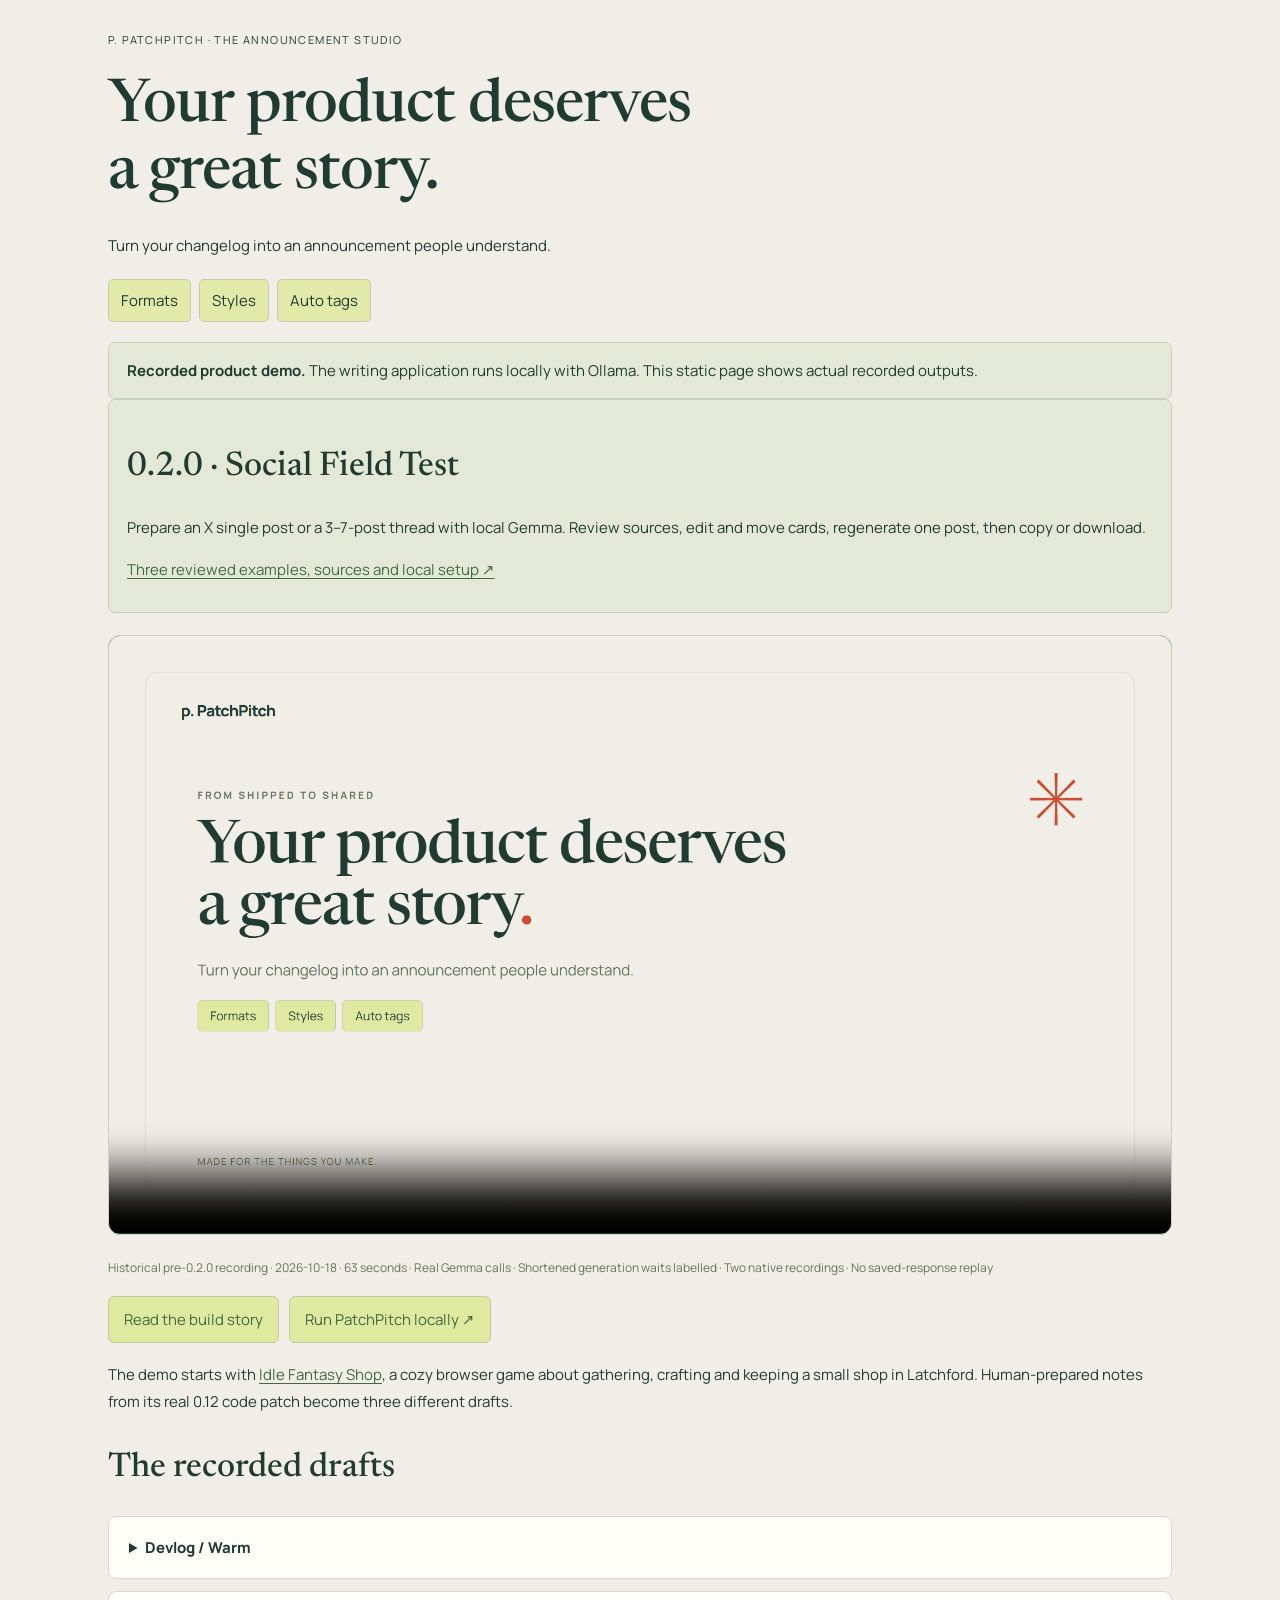
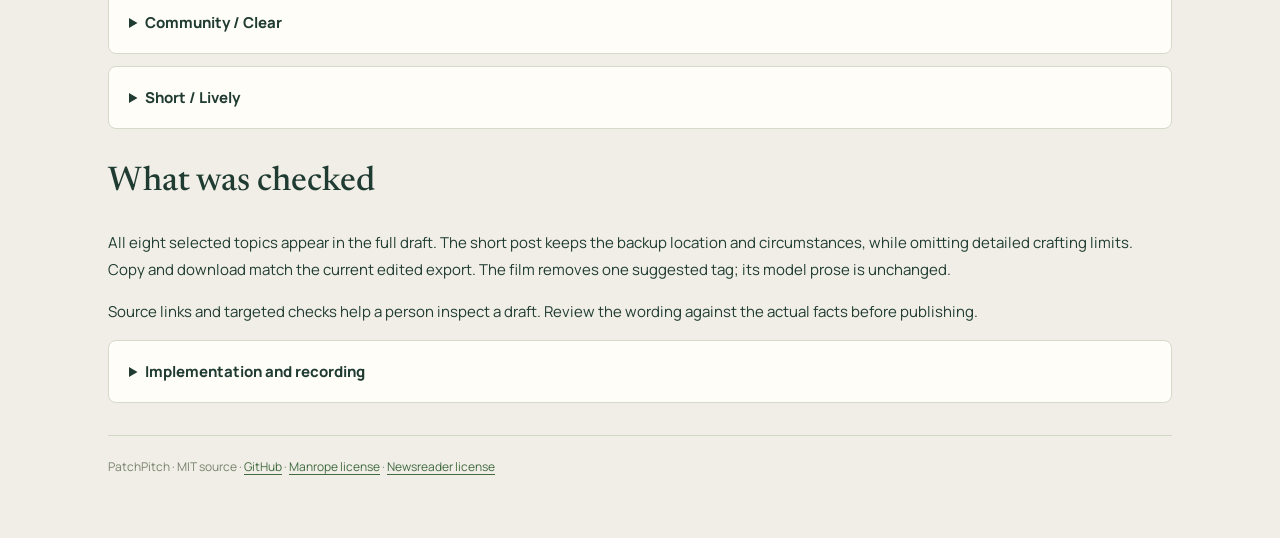
<file: public-demo/index.html>
<!doctype html><html lang="en"><head><meta charset="utf-8"><meta name="viewport" content="width=device-width,initial-scale=1"><meta name="description" content="PatchPitch turns selected release facts into devlogs, community posts and short posts with local Gemma."><title>PatchPitch — recorded product demo</title><link rel="stylesheet" href="style.css"></head><body><main><div class="label">p. PatchPitch · The announcement studio</div><header class="hero"><h1>Your product deserves<br>a great story.</h1><p>Turn your changelog into an announcement people understand.</p><div class="formats"><span>Formats</span><span>Styles</span><span>Auto tags</span></div></header><div class="notice"><strong>Recorded product demo.</strong> The writing application runs locally with Ollama. This static page shows actual recorded outputs.</div><section class="notice"><h2>0.2.0 · Social Field Test</h2><p>Prepare an X single post or a 3–7-post thread with local Gemma. Review sources, edit and move cards, regenerate one post, then copy or download.</p><p><a href="releases/0.2.0.html">Three reviewed examples, sources and local setup ↗</a></p></section><video id="demo" controls preload="metadata" poster="assets/poster.png"><source src="assets/demo.mp4" type="video/mp4"><track kind="captions" srclang="en" label="English" src="assets/captions.vtt"></video><p class="caption">Historical pre-0.2.0 recording · 2026-10-18 · 63 seconds · Real Gemma calls · Shortened generation waits labelled · Two native recordings · No saved-response replay</p><div class="toolbar"><a href="article.html">Read the build story</a><a href="https://github.com/drevendev/PatchPitch#run-locally">Run PatchPitch locally ↗</a></div><p>The demo starts with <a href="https://drevengames.itch.io/idle-fantasy-shop">Idle Fantasy Shop</a>, a cozy browser game about gathering, crafting and keeping a small shop in Latchford. Human-prepared notes from its real 0.12 code patch become three different drafts.</p><h2>The recorded drafts</h2><details><summary>Devlog / Warm</summary><p class="caption">Untouched generated draft · 74.704s actual request</p><h3>Organize your workshop with new batch crafting</h3>
<p>Idle Fantasy Shop is a cozy browser idle game about keeping a small shop in Latchford. We have introduced several practical changes to how you manage your resources and organize your workspace.</p>
<ul><li>We added a Crafting Batch feature accessible through the Batch Board inside your Workshop. You can begin using this when you reach Workshop level 10, which allows for up to 3 ordered job entries. If you reach Workshop level 50, the Batch expands to hold up to 5 entries. Each entry requests between 1 and 99 completed crafting cycles rather than a specific amount of output items. While you may include duplicate job entries, the system executes the ordered list once and then stops. If an entry is missing ingredients, it will block that specific entry until supplied, and later entries cannot skip ahead. Workers may supply the necessary materials, though the Batch does not collect them automatically.</li><li>Advanced Gathering now functions with a shared biome pressure system where both you and your workers contribute pressure. This pressure is shared within each biome and slows down subsequent cycles there. Pressure recovers automatically when no pressure-causing gathering jobs are running in that biome; there is no manual action required to start recovery. Gathering brushwood, ashwood, and reed does not add pressure and does not block the recovery process. For any cycle already running, it keeps its originally quoted duration across the forest, marsh, fields, and riverbank biomes.</li><li>We have added 10 new items in total, consisting of 3 gathered raw materials and 7 craftable goods. The new raw materials are flax, beeswax, and slate. The seven new craftable goods include linen thread, linen, a slate marker, an oak peg rack, a waxed wrap, a linen market bag, and an oak counter tray. For those processing flax, the flow moves from flax to linen thread to linen. Additionally, purchasing Shelf Capacity V and VI sets each individual shelf to a total capacity of 60 and 80 units, respectively. These purchases require Trading level 40 and 60, the preceding capacity upgrade, and specific material and Gold costs. Reaching a Trading level does not grant these upgrades automatically.</li></ul>
<h4>Also in this update</h4>
<ul><li>Society milestone changes now include increased Locals purchase acceptance for the Commons milestone. The Civic Lantern Office milestone provides a stronger Illuminated Path for Lamplighters, and Stonevein offers an earlier construction discount. These effects apply to existing claimed milestone flags, so your previously claimed milestones also receive these added effects.</li><li>You will receive a notification upon your first acquisition of an Artisan Chest. The unopened chest counter now serves as a shortcut to view your Inventory Chests. In the Codex, the listing limit is now restricted to chest-source jobs you have already unlocked. Each listed source job displays the chance of yielding an Artisan Chest per completion. Opening a chest remains a manual choice for the player.</li><li>We have updated the interface with a shared Help guide beside the profession heading, which explains how to start jobs, repeat tasks, gain mastery, and perform shelf actions. Repeated help text has been removed from individual job cards. Society level details now expose all rewards, and new content labels and explanations are available in both English and Russian.</li><li>The Import and Reset actions replace your saved-game data rather than the save system itself. While the storage writes the replacement data, play remains paused. If the replacement remains unresolved, play stays paused and your current-game export remains available. If the storage confirms no replacement happened, you can continue your old game. For legacy recovery involving conflicting main-database and local-mirror saves from different playthroughs, all original copies can be downloaded before you choose which save to keep.</li></ul>
<p><strong>Note:</strong> We maintain your shop, workforce, purchases, progress, and random sequences during updates. As a precaution for your browser-saves, please export a backup from Settings before you clear your browser data or change devices.</p>
<p>Play Idle Fantasy Shop: https://drevengames.itch.io/idle-fantasy-shop</p>
<p>#IdleFantasyShop #IdleGame #Crafting</p></details><details><summary>Community / Clear</summary><p class="caption">Untouched generated draft · 12.711s actual request</p><p>In Idle Fantasy Shop, you can now use the Batch Board inside the Workshop to manage multiple crafting tasks. Accessing this feature requires Workshop level 10, allowing for up to 3 ordered job entries, which expands to 5 entries at Workshop level 50. You can request between 1 and 99 completed crafting cycles per entry. Workers can supply materials for these jobs, though the Batch itself does not collect them. Additionally, you can now perform advanced Gathering where both you and workers contribute to shared biome pressure. Pressure recovers automatically when no pressure-causing jobs are running in a biome. Export a backup from Settings before changing devices or clearing browser data.</p>
<p>Play Idle Fantasy Shop: https://drevengames.itch.io/idle-fantasy-shop</p>
<p>#IdleFantasyShop #Crafting</p></details><details><summary>Short / Lively</summary><p class="caption">Untouched generated draft · 4.535s actual request</p><p>Idle Fantasy Shop now features Crafting Batches in the Workshop. Access requires level 10. Export a backup from Settings before changing devices or clearing browser data.</p>
<p>Play Idle Fantasy Shop: https://drevengames.itch.io/idle-fantasy-shop</p>
<p>#Crafting</p></details><h2>What was checked</h2><p>All eight selected topics appear in the full draft. The short post keeps the backup location and circumstances, while omitting detailed crafting limits. Copy and download match the current edited export. The film removes one suggested tag; its model prose is unchanged.</p><p>Source links and targeted checks help a person inspect a draft. Review the wording against the actual facts before publishing.</p><details><summary>Implementation and recording</summary><p>Film: 78e44f8. Current source, including the example-loading fix, optional tracing and curly-apostrophe validation fix: 38619a8. Prompts and recorded words unchanged. <a href="https://github.com/drevendev/PatchPitch/actions/runs/39177318747">121 automated tests passed</a>; inference is separate evidence.</p></details><footer>PatchPitch · MIT source · <a href="https://github.com/drevendev/PatchPitch">GitHub</a> · <a href="Manrope-OFL.txt">Manrope license</a> · <a href="Newsreader-OFL.txt">Newsreader license</a></footer></main></body></html>
</file>
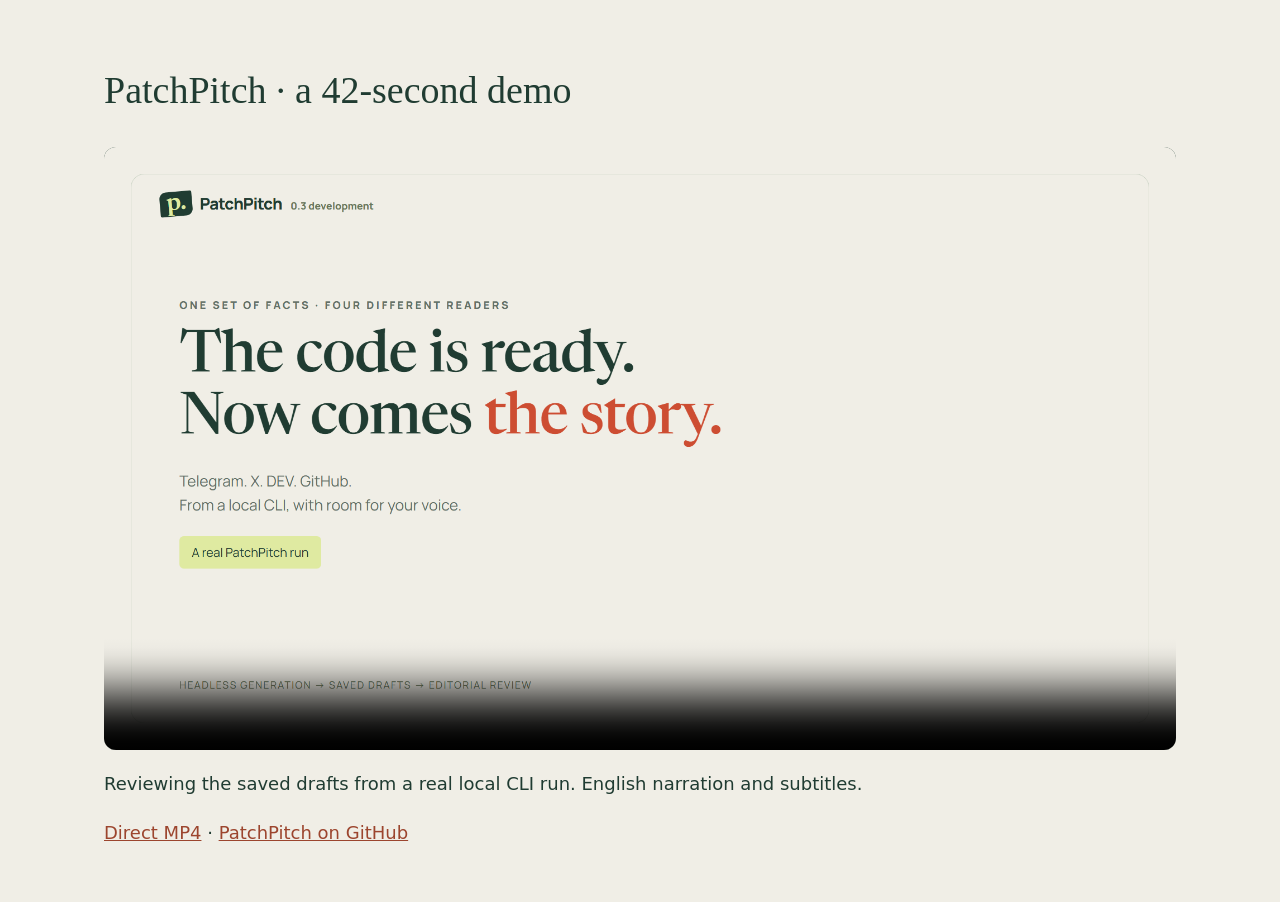
<file: public-demo/dev-030/index.html>
<!doctype html>
<html lang="en"><head><meta charset="utf-8"><meta name="viewport" content="width=device-width,initial-scale=1">
<title>PatchPitch · 42-second demo</title>
<style>*{box-sizing:border-box}body{margin:0;background:#f0eee6;color:#203c32;font:18px/1.6 system-ui,sans-serif}main{max-width:1120px;margin:auto;padding:35px 24px}h1{font-family:Georgia,serif;font-weight:500;font-size:38px}video{display:block;width:100%;border-radius:12px;background:#203c32}a{color:#9c452e}p{margin:20px 0}</style></head>
<body><main><h1>PatchPitch · a 42-second demo</h1>
<video controls playsinline preload="metadata" poster="../assets/patchpitch-030-story-poster.png">
<source src="../assets/patchpitch-030-dev-story.mp4" type="video/mp4">
<track default kind="subtitles" srclang="en" label="English" src="../assets/patchpitch-030-story-captions.vtt">
<a href="../assets/patchpitch-030-dev-story.mp4">Watch the MP4</a></video>
<p>Reviewing the saved drafts from a real local CLI run. English narration and subtitles.</p>
<p><a href="../assets/patchpitch-030-dev-story.mp4">Direct MP4</a> · <a href="https://github.com/drevendev/PatchPitch">PatchPitch on GitHub</a></p>
</main></body></html>
</file>
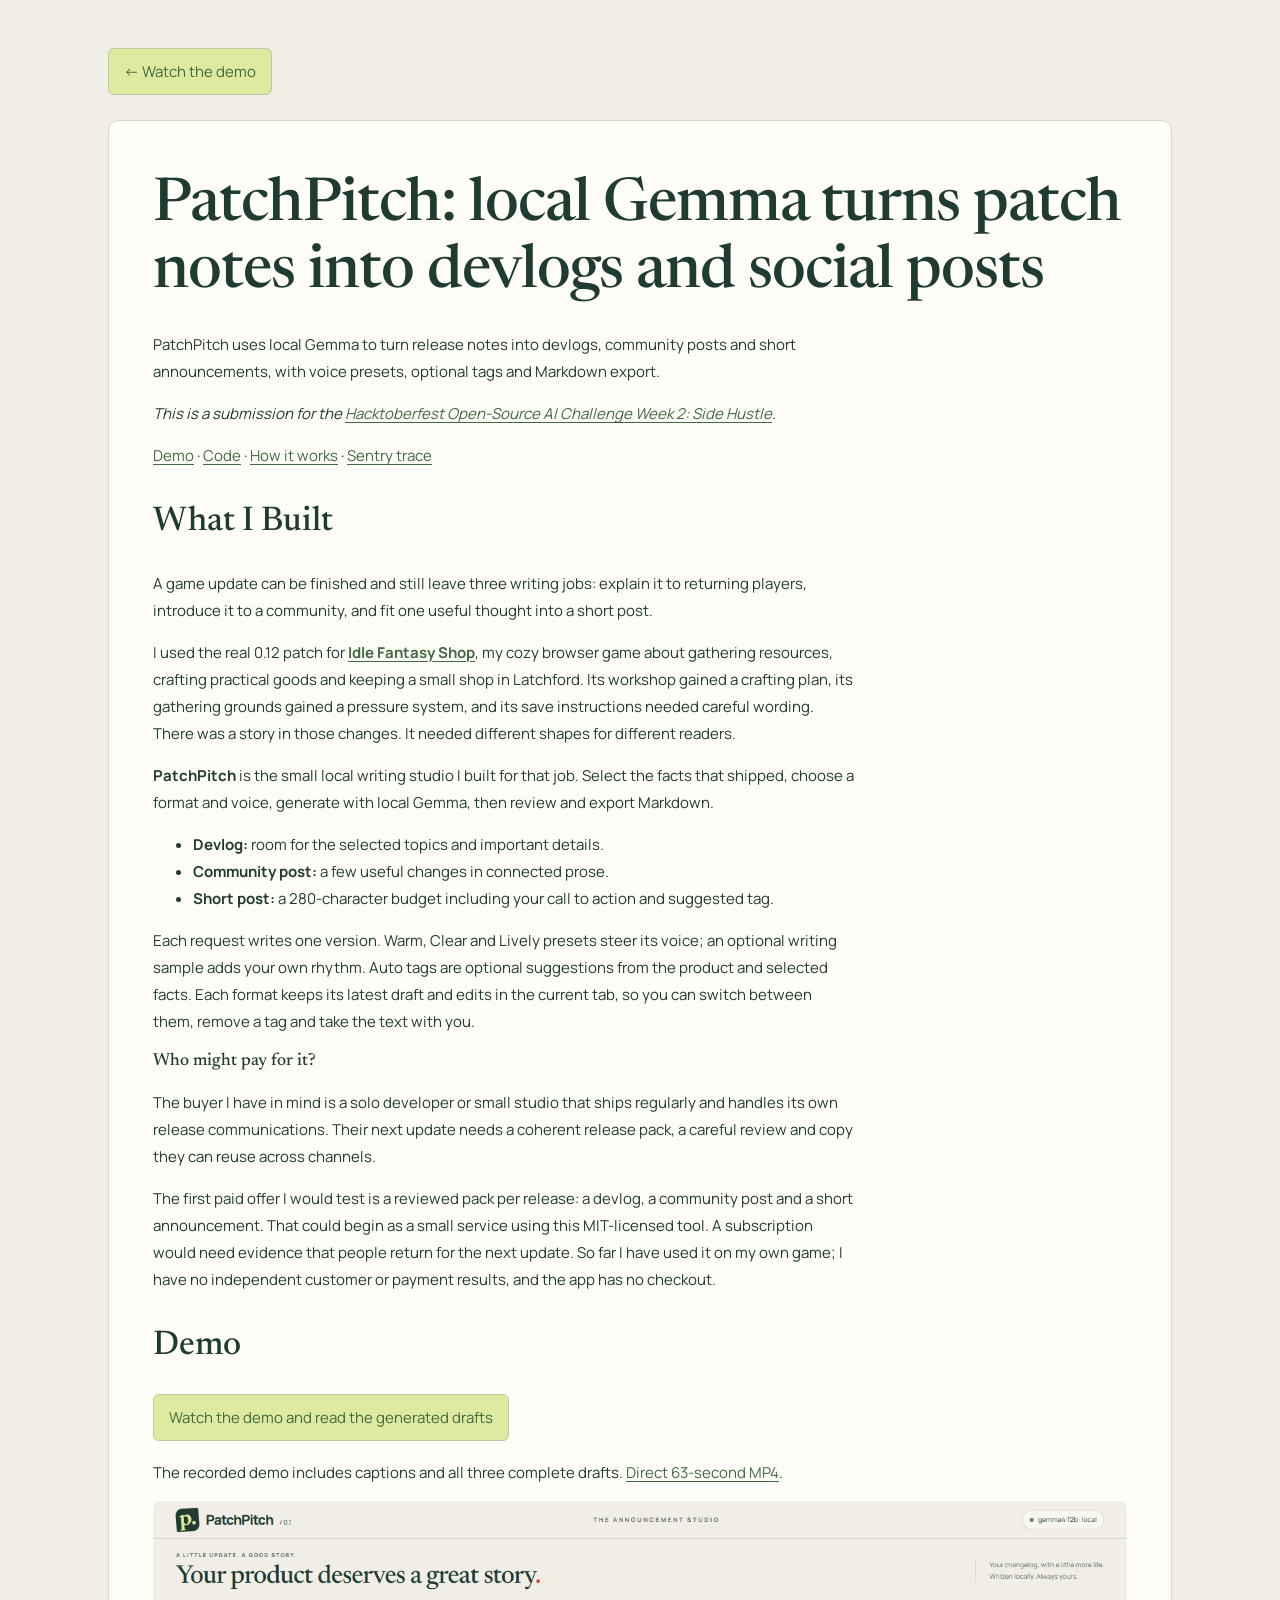
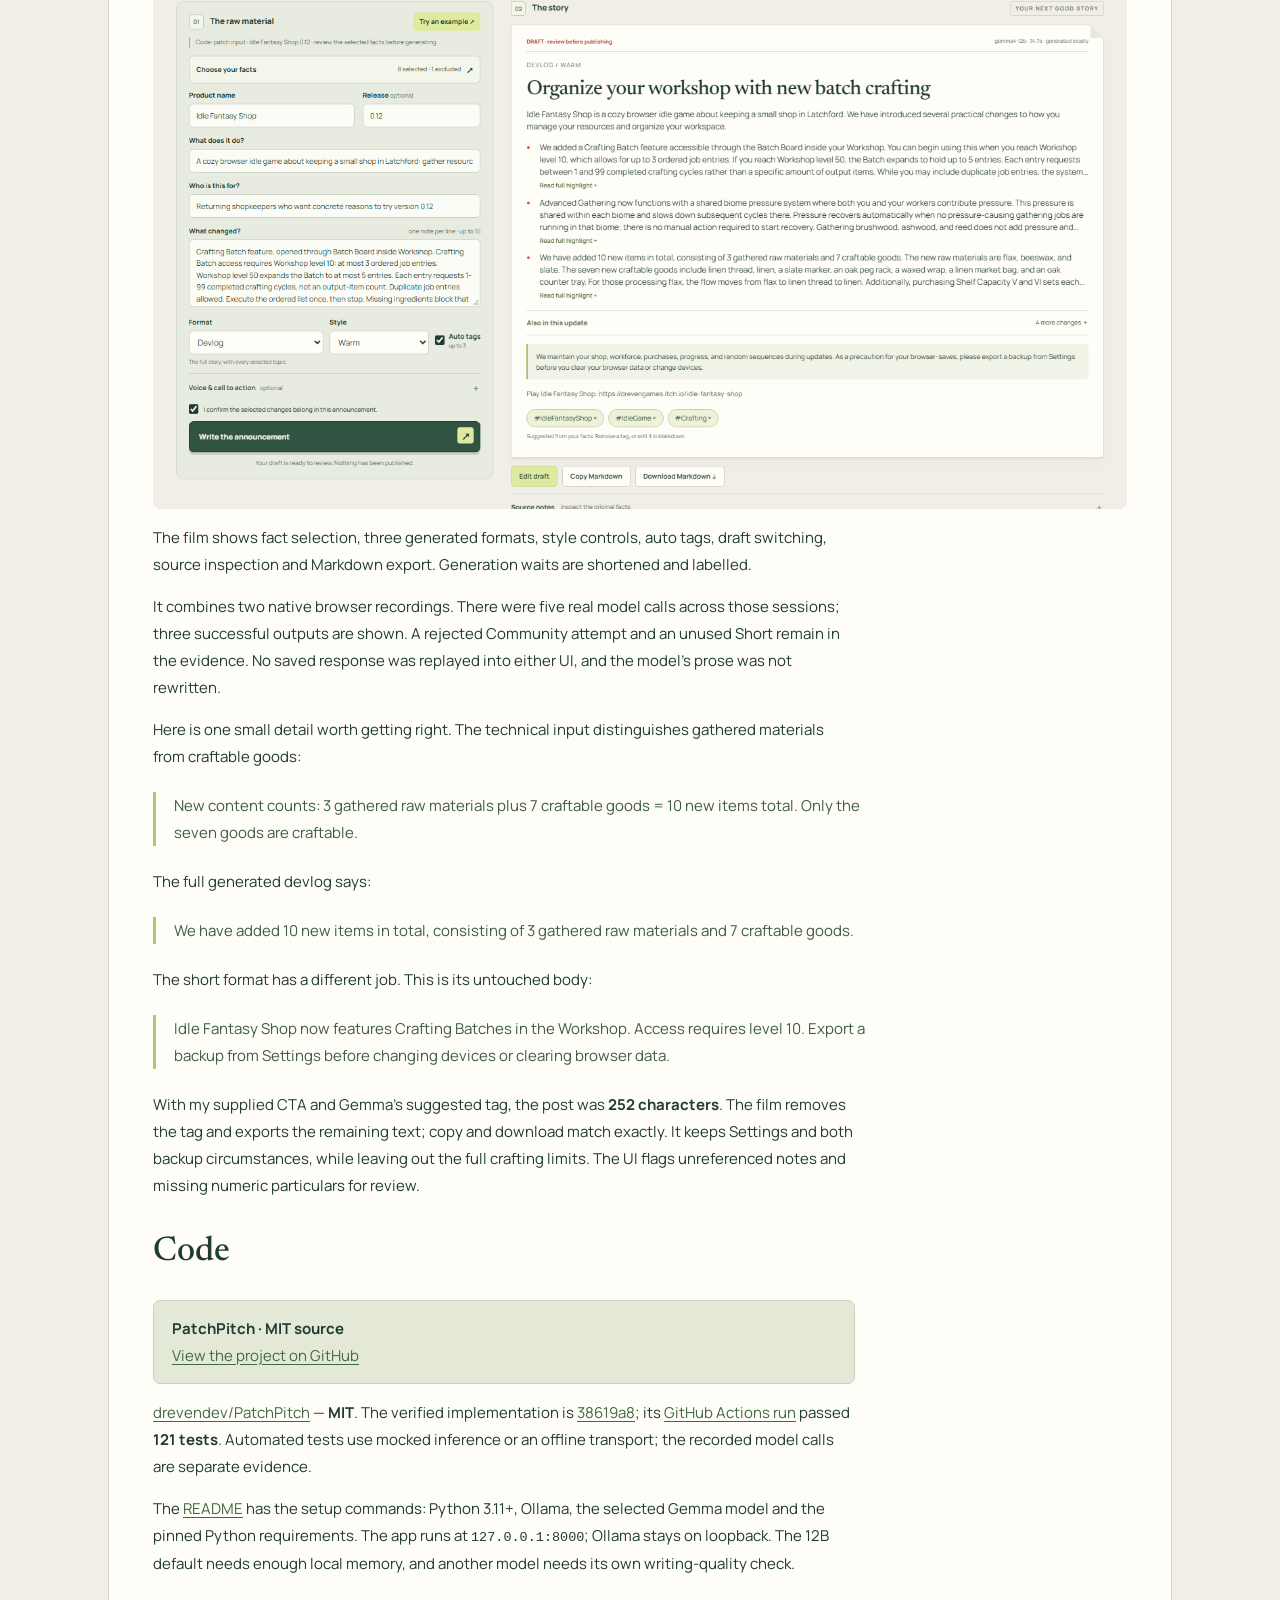
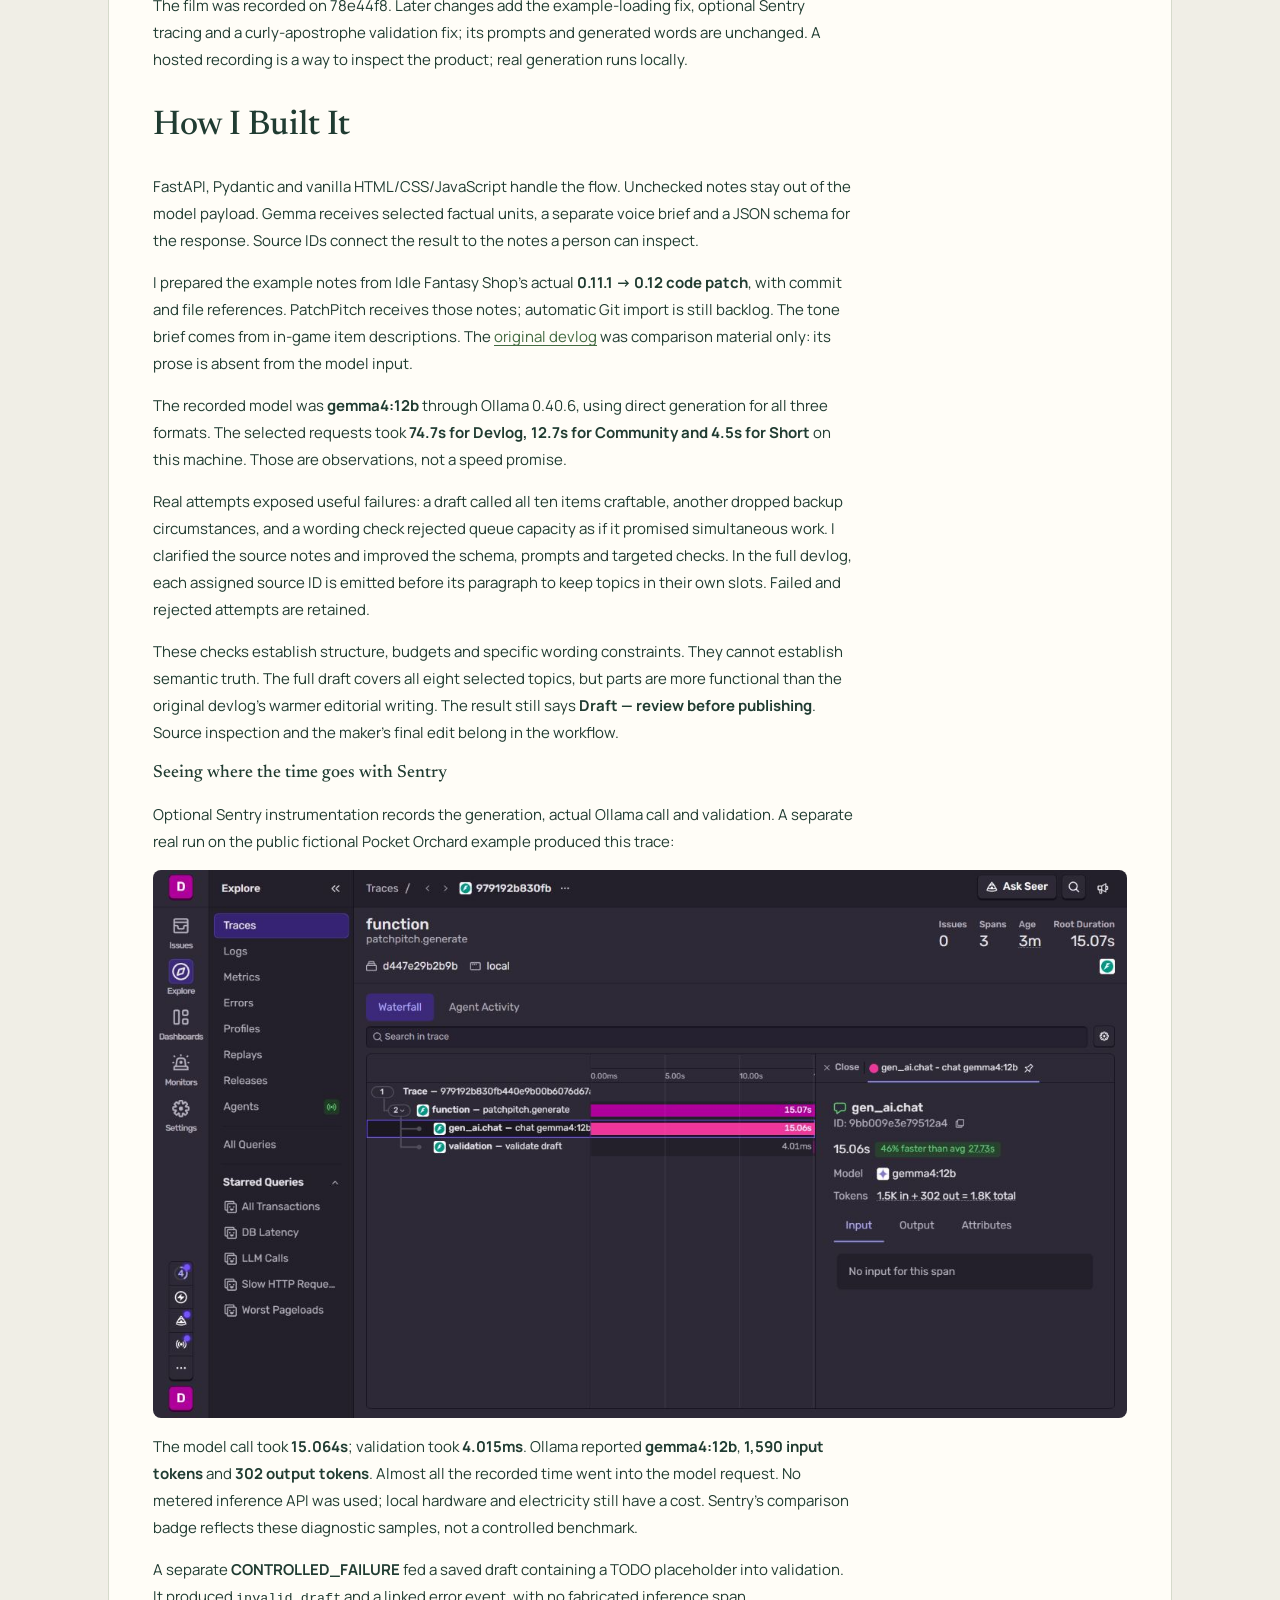
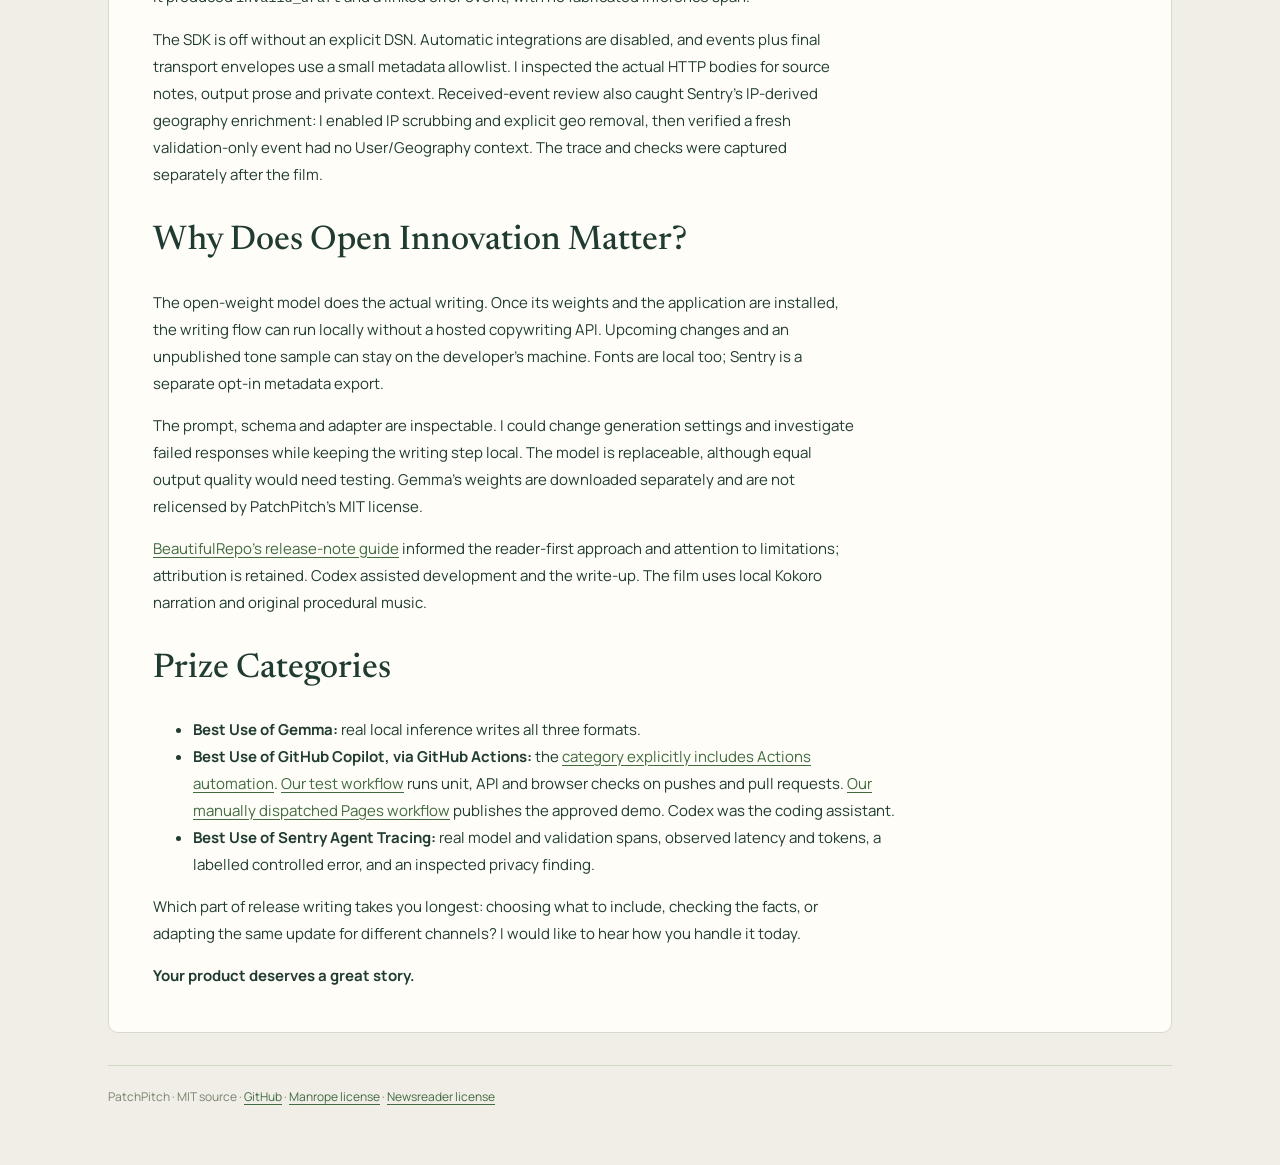
<file: public-demo/article.html>
<!doctype html><html lang="en"><head><meta charset="utf-8"><meta name="viewport" content="width=device-width,initial-scale=1"><meta name="description" content="PatchPitch uses local Gemma to turn release notes into devlogs, community posts and short announcements, with voice presets, optional tags and Markdown export."><title>PatchPitch: local Gemma turns patch notes into devlogs and social posts</title><link rel="stylesheet" href="style.css"></head><body><main><div class="toolbar"><a href="index.html">← Watch the demo</a></div><article><h1>PatchPitch: local Gemma turns patch notes into devlogs and social posts</h1><p>PatchPitch uses local Gemma to turn release notes into devlogs, community posts and short announcements, with voice presets, optional tags and Markdown export.</p><p><em>This is a submission for the <a href="https://dev.to/challenges/hacktoberfest-week2-2026-10-12">Hacktoberfest Open-Source AI Challenge Week 2: Side Hustle</a>.</em></p>
<nav aria-label="Article sections"><a href="#demo">Demo</a> · <a href="#code">Code</a> · <a href="#how-i-built-it">How it works</a> · <a href="#seeing-where-the-time-goes-with-sentry">Sentry trace</a></nav>
<h2>What I Built</h2>
<p>A game update can be finished and still leave three writing jobs: explain it to returning players, introduce it to a community, and fit one useful thought into a short post.</p>
<p>I used the real 0.12 patch for <strong><a href="https://drevengames.itch.io/idle-fantasy-shop">Idle Fantasy Shop</a></strong>, my cozy browser game about gathering resources, crafting practical goods and keeping a small shop in Latchford. Its workshop gained a crafting plan, its gathering grounds gained a pressure system, and its save instructions needed careful wording. There was a story in those changes. It needed different shapes for different readers.</p>
<p><strong>PatchPitch</strong> is the small local writing studio I built for that job. Select the facts that shipped, choose a format and voice, generate with local Gemma, then review and export Markdown.</p>
<ul><li><strong>Devlog:</strong> room for the selected topics and important details.</li><li><strong>Community post:</strong> a few useful changes in connected prose.</li><li><strong>Short post:</strong> a 280-character budget including your call to action and suggested tag.</li></ul>
<p>Each request writes one version. Warm, Clear and Lively presets steer its voice; an optional writing sample adds your own rhythm. Auto tags are optional suggestions from the product and selected facts. Each format keeps its latest draft and edits in the current tab, so you can switch between them, remove a tag and take the text with you.</p>
<h3>Who might pay for it?</h3>
<p>The buyer I have in mind is a solo developer or small studio that ships regularly and handles its own release communications. Their next update needs a coherent release pack, a careful review and copy they can reuse across channels.</p>
<p>The first paid offer I would test is a reviewed pack per release: a devlog, a community post and a short announcement. That could begin as a small service using this MIT-licensed tool. A subscription would need evidence that people return for the next update. So far I have used it on my own game; I have no independent customer or payment results, and the app has no checkout.</p>
<h2 id="demo">Demo</h2>
<div class="toolbar"><a href="index.html">Watch the demo and read the generated drafts</a></div><p>The recorded demo includes captions and all three complete drafts. <a href="assets/demo.mp4">Direct 63-second MP4</a>.</p>
<p><a href="assets/studio.png" aria-label="Open full-size image"><img src="assets/studio.png" alt="PatchPitch with the real Idle Fantasy Shop draft, format, style and suggested tags" loading="lazy"></a></p>
<p>The film shows fact selection, three generated formats, style controls, auto tags, draft switching, source inspection and Markdown export. Generation waits are shortened and labelled.</p>
<p>It combines two native browser recordings. There were five real model calls across those sessions; three successful outputs are shown. A rejected Community attempt and an unused Short remain in the evidence. No saved response was replayed into either UI, and the model's prose was not rewritten.</p>
<p>Here is one small detail worth getting right. The technical input distinguishes gathered materials from craftable goods:</p>
<blockquote><p>New content counts: 3 gathered raw materials plus 7 craftable goods = 10 new items total. Only the seven goods are craftable.</p></blockquote>
<p>The full generated devlog says:</p>
<blockquote><p>We have added 10 new items in total, consisting of 3 gathered raw materials and 7 craftable goods.</p></blockquote>
<p>The short format has a different job. This is its untouched body:</p>
<blockquote><p>Idle Fantasy Shop now features Crafting Batches in the Workshop. Access requires level 10. Export a backup from Settings before changing devices or clearing browser data.</p></blockquote>
<p>With my supplied CTA and Gemma's suggested tag, the post was <strong>252 characters</strong>. The film removes the tag and exports the remaining text; copy and download match exactly. It keeps Settings and both backup circumstances, while leaving out the full crafting limits. The UI flags unreferenced notes and missing numeric particulars for review.</p>
<h2 id="code">Code</h2><p class="notice"><strong>PatchPitch · MIT source</strong><br><a href="https://github.com/drevendev/PatchPitch">View the project on GitHub</a></p>
<p><a href="https://github.com/drevendev/PatchPitch">drevendev/PatchPitch</a> — <strong>MIT</strong>. The verified implementation is <a href="https://github.com/drevendev/PatchPitch/commit/38619a887fe1109631a9825f6cd1ba8f6c32d0c9">38619a8</a>; its <a href="https://github.com/drevendev/PatchPitch/actions/runs/39177318747">GitHub Actions run</a> passed <strong>121 tests</strong>. Automated tests use mocked inference or an offline transport; the recorded model calls are separate evidence.</p>
<p>The <a href="https://github.com/drevendev/PatchPitch#run-locally">README</a> has the setup commands: Python 3.11+, Ollama, the selected Gemma model and the pinned Python requirements. The app runs at <code>127.0.0.1:8000</code>; Ollama stays on loopback. The 12B default needs enough local memory, and another model needs its own writing-quality check.</p>
<p>The film was recorded on 78e44f8. Later changes add the example-loading fix, optional Sentry tracing and a curly-apostrophe validation fix; its prompts and generated words are unchanged. A hosted recording is a way to inspect the product; real generation runs locally.</p>
<h2 id="how-i-built-it">How I Built It</h2>
<p>FastAPI, Pydantic and vanilla HTML/CSS/JavaScript handle the flow. Unchecked notes stay out of the model payload. Gemma receives selected factual units, a separate voice brief and a JSON schema for the response. Source IDs connect the result to the notes a person can inspect.</p>
<p>I prepared the example notes from Idle Fantasy Shop's actual <strong>0.11.1 → 0.12 code patch</strong>, with commit and file references. PatchPitch receives those notes; automatic Git import is still backlog. The tone brief comes from in-game item descriptions. The <a href="https://drevengames.itch.io/idle-fantasy-shop/devlog/1714671/title-012-plan-a-little-let-the-fields-rest">original devlog</a> was comparison material only: its prose is absent from the model input.</p>
<p>The recorded model was <strong>gemma4:12b</strong> through Ollama 0.40.6, using direct generation for all three formats. The selected requests took <strong>74.7s for Devlog, 12.7s for Community and 4.5s for Short</strong> on this machine. Those are observations, not a speed promise.</p>
<p>Real attempts exposed useful failures: a draft called all ten items craftable, another dropped backup circumstances, and a wording check rejected queue capacity as if it promised simultaneous work. I clarified the source notes and improved the schema, prompts and targeted checks. In the full devlog, each assigned source ID is emitted before its paragraph to keep topics in their own slots. Failed and rejected attempts are retained.</p>
<p>These checks establish structure, budgets and specific wording constraints. They cannot establish semantic truth. The full draft covers all eight selected topics, but parts are more functional than the original devlog's warmer editorial writing. The result still says <strong>Draft — review before publishing</strong>. Source inspection and the maker's final edit belong in the workflow.</p>
<h3 id="seeing-where-the-time-goes-with-sentry">Seeing where the time goes with Sentry</h3>
<p>Optional Sentry instrumentation records the generation, actual Ollama call and validation. A separate real run on the public fictional Pocket Orchard example produced this trace:</p>
<p><a href="assets/sentry-trace.png" aria-label="Open full-size image"><img src="assets/sentry-trace.png" alt="Real Sentry trace: model call, validation, returned model and token usage" loading="lazy"></a></p>
<p>The model call took <strong>15.064s</strong>; validation took <strong>4.015ms</strong>. Ollama reported <strong>gemma4:12b</strong>, <strong>1,590 input tokens</strong> and <strong>302 output tokens</strong>. Almost all the recorded time went into the model request. No metered inference API was used; local hardware and electricity still have a cost. Sentry's comparison badge reflects these diagnostic samples, not a controlled benchmark.</p>
<p>A separate <strong>CONTROLLED_FAILURE</strong> fed a saved draft containing a TODO placeholder into validation. It produced <code>invalid_draft</code> and a linked error event, with no fabricated inference span.</p>
<p>The SDK is off without an explicit DSN. Automatic integrations are disabled, and events plus final transport envelopes use a small metadata allowlist. I inspected the actual HTTP bodies for source notes, output prose and private context. Received-event review also caught Sentry's IP-derived geography enrichment: I enabled IP scrubbing and explicit geo removal, then verified a fresh validation-only event had no User/Geography context. The trace and checks were captured separately after the film.</p>
<h2>Why Does Open Innovation Matter?</h2>
<p>The open-weight model does the actual writing. Once its weights and the application are installed, the writing flow can run locally without a hosted copywriting API. Upcoming changes and an unpublished tone sample can stay on the developer's machine. Fonts are local too; Sentry is a separate opt-in metadata export.</p>
<p>The prompt, schema and adapter are inspectable. I could change generation settings and investigate failed responses while keeping the writing step local. The model is replaceable, although equal output quality would need testing. Gemma's weights are downloaded separately and are not relicensed by PatchPitch's MIT license.</p>
<p><a href="https://github.com/drevendev/BeautifulRepo/blob/master/guides/release-notes.md">BeautifulRepo's release-note guide</a> informed the reader-first approach and attention to limitations; attribution is retained. Codex assisted development and the write-up. The film uses local Kokoro narration and original procedural music.</p>
<h2>Prize Categories</h2>
<ul><li><strong>Best Use of Gemma:</strong> real local inference writes all three formats.</li><li><strong>Best Use of GitHub Copilot, via GitHub Actions:</strong> the <a href="https://dev.to/challenges/hacktoberfest-week2-2026-10-12">category explicitly includes Actions automation</a>. <a href="https://github.com/drevendev/PatchPitch/blob/38619a887fe1109631a9825f6cd1ba8f6c32d0c9/.github/workflows/tests.yml">Our test workflow</a> runs unit, API and browser checks on pushes and pull requests. <a href="https://github.com/drevendev/PatchPitch/blob/3d1448dde710ab94c9698c9c2cce7a34e4f8285a/.github/workflows/pages.yml">Our manually dispatched Pages workflow</a> publishes the approved demo. Codex was the coding assistant.</li><li><strong>Best Use of Sentry Agent Tracing:</strong> real model and validation spans, observed latency and tokens, a labelled controlled error, and an inspected privacy finding.</li></ul>
<p>Which part of release writing takes you longest: choosing what to include, checking the facts, or adapting the same update for different channels? I would like to hear how you handle it today.</p>
<p><strong>Your product deserves a great story.</strong></p></article><footer>PatchPitch · MIT source · <a href="https://github.com/drevendev/PatchPitch">GitHub</a> · <a href="Manrope-OFL.txt">Manrope license</a> · <a href="Newsreader-OFL.txt">Newsreader license</a></footer></main></body></html>
</file>
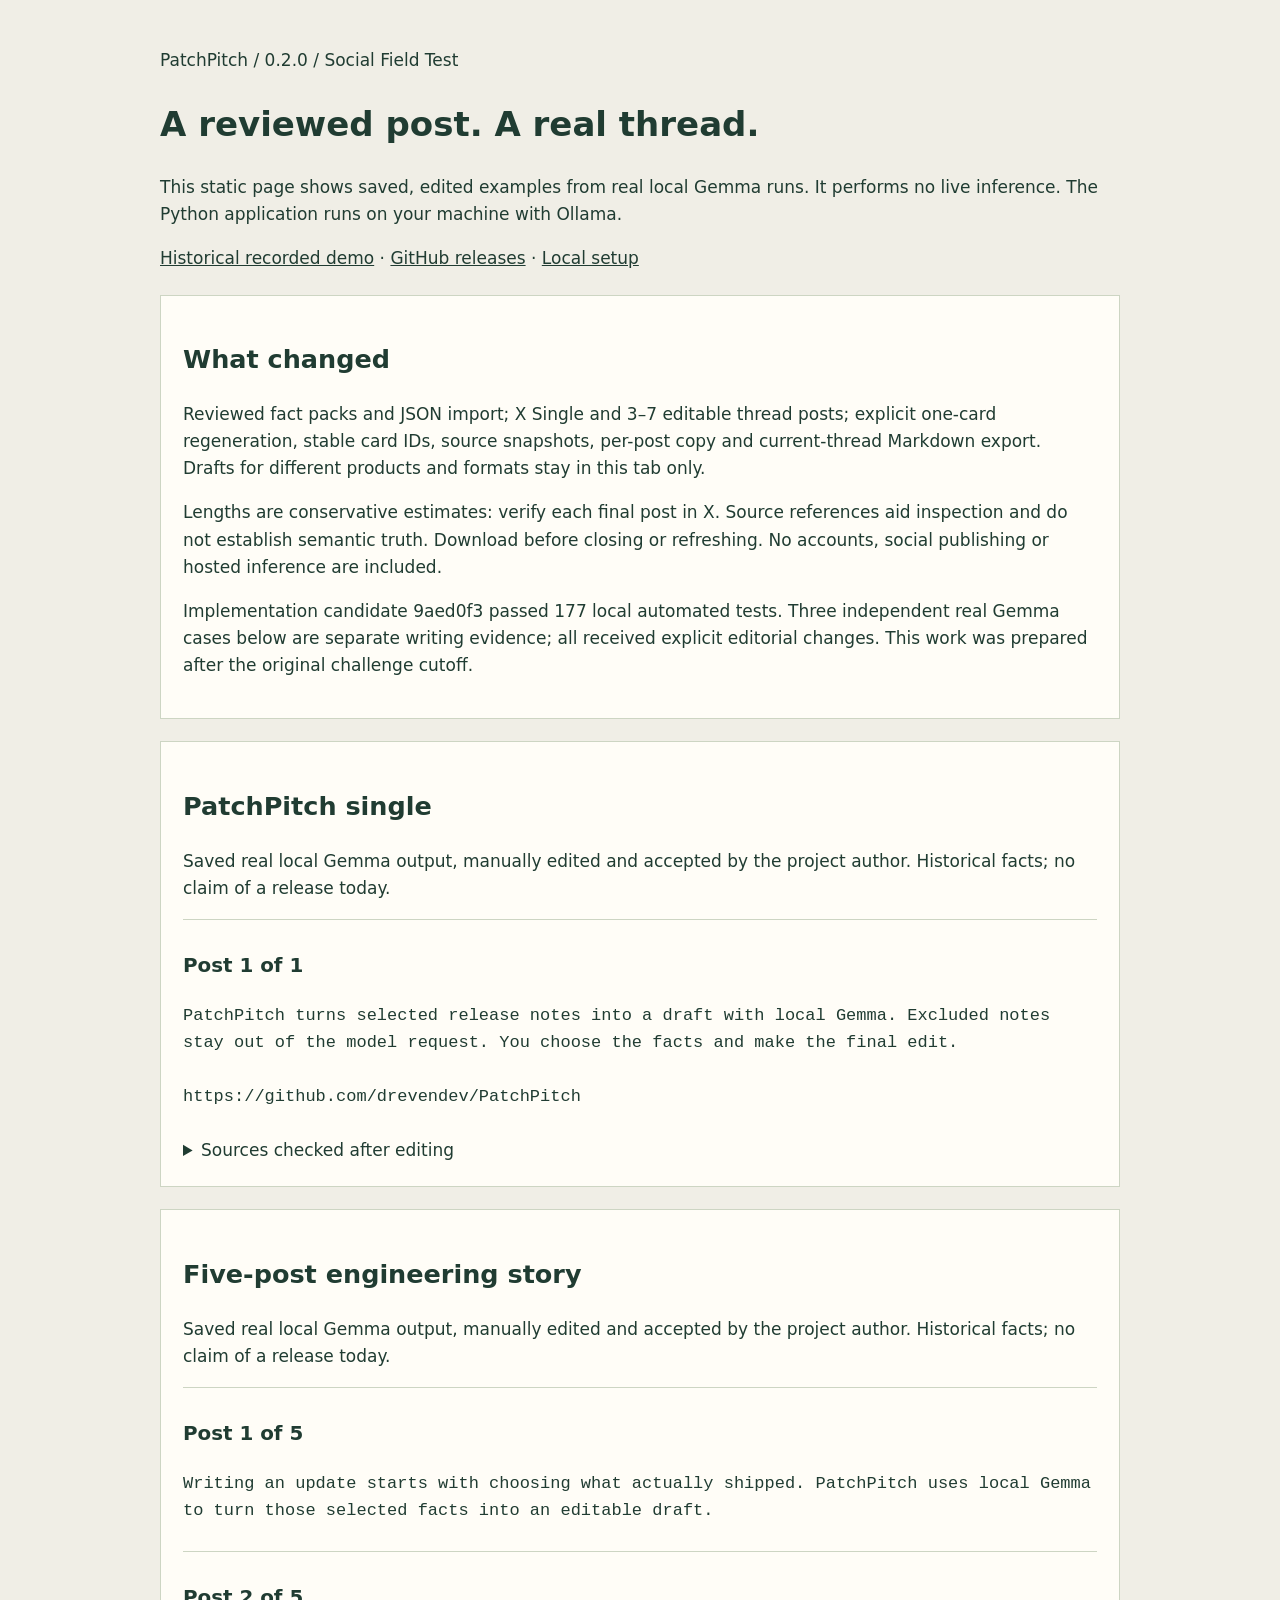
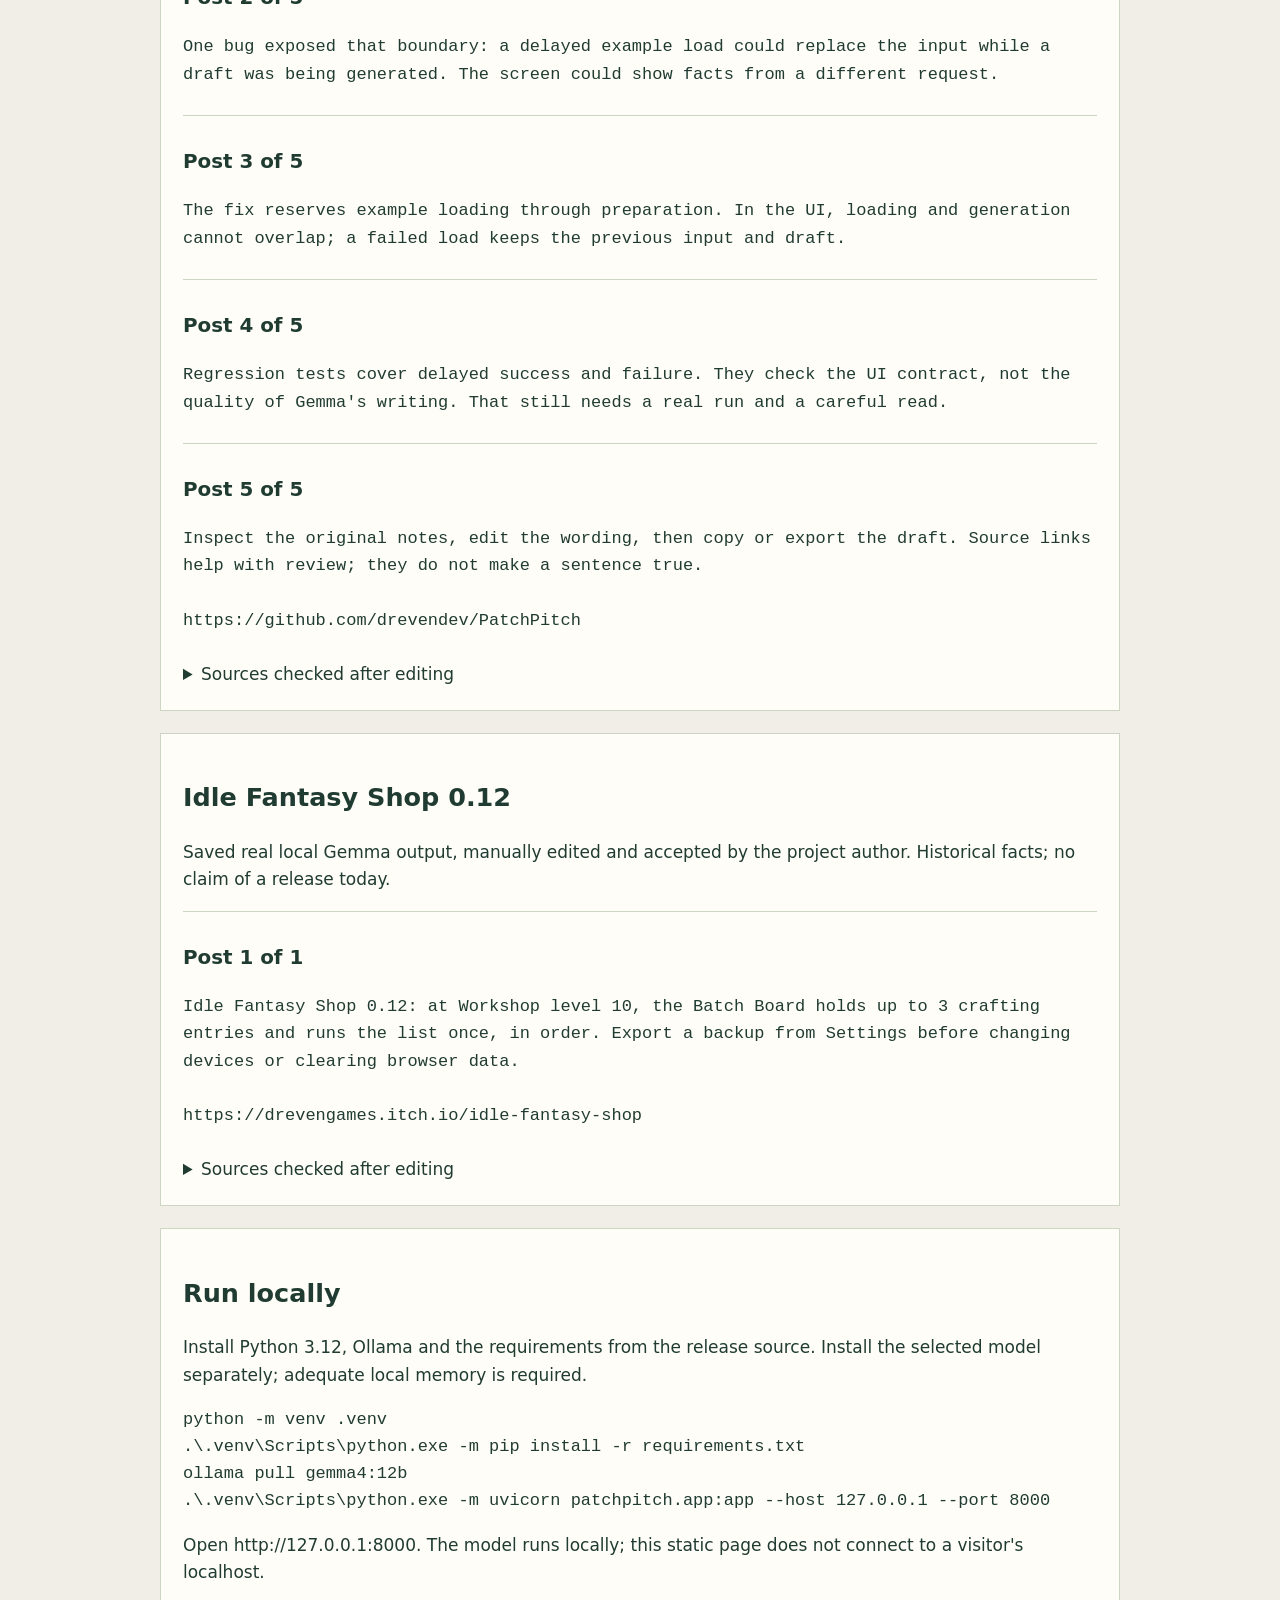
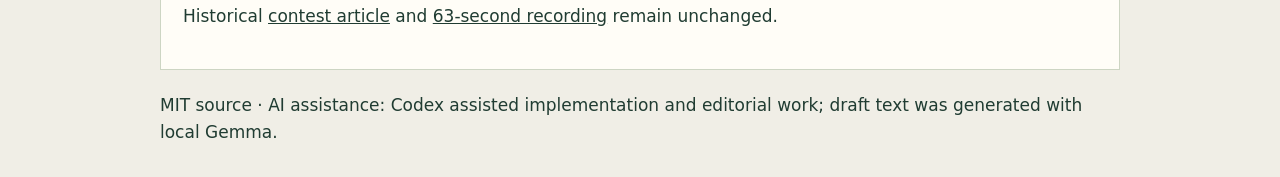
<file: public-demo/releases/0.2.0.html>
<!doctype html><html lang="en"><meta charset="utf-8"><meta name="viewport" content="width=device-width,initial-scale=1"><title>PatchPitch 0.2.0 · Social Field Test</title><style>body{font:17px/1.6 system-ui;color:#203c32;background:#f0eee6;max-width:960px;margin:auto;padding:30px 20px}article,section{background:#fffdf7;padding:22px;border:1px solid #cdd5c3;margin:22px 0}pre{white-space:pre-wrap;overflow-wrap:anywhere}a{color:inherit}.post{border-top:1px solid #cdd5c3;padding:10px 0}</style><main><p>PatchPitch / 0.2.0 / Social Field Test</p><h1>A reviewed post. A real thread.</h1><p>This static page shows saved, edited examples from real local Gemma runs. It performs no live inference. The Python application runs on your machine with Ollama.</p><nav><a href="../index.html">Historical recorded demo</a> · <a href="https://github.com/drevendev/PatchPitch/releases">GitHub releases</a> · <a href="https://github.com/drevendev/PatchPitch#run-locally">Local setup</a></nav><section><h2>What changed</h2><p>Reviewed fact packs and JSON import; X Single and 3–7 editable thread posts; explicit one-card regeneration, stable card IDs, source snapshots, per-post copy and current-thread Markdown export. Drafts for different products and formats stay in this tab only.</p><p>Lengths are conservative estimates: verify each final post in X. Source references aid inspection and do not establish semantic truth. Download before closing or refreshing. No accounts, social publishing or hosted inference are included.</p><p>Implementation candidate 9aed0f3 passed 177 local automated tests. Three independent real Gemma cases below are separate writing evidence; all received explicit editorial changes. This work was prepared after the original challenge cutoff.</p></section><article><h2>PatchPitch single</h2><p>Saved real local Gemma output, manually edited and accepted by the project author. Historical facts; no claim of a release today.</p><div class="post"><h3>Post 1 of 1</h3><pre>PatchPitch turns selected release notes into a draft with local Gemma. Excluded notes stay out of the model request. You choose the facts and make the final edit.

https://github.com/drevendev/PatchPitch</pre></div><details><summary>Sources checked after editing</summary><ul><li>F01: <a href="https://github.com/drevendev/PatchPitch/blob/55daab14470feaf489fc763a5c1e26fb078f1e37/README.md">Source</a> — PatchPitch is a local release-writing tool for indie developers and open-source maintainers. It uses Gemma through local Ollama.</li><li>F02: <a href="https://github.com/drevendev/PatchPitch/blob/55daab14470feaf489fc763a5c1e26fb078f1e37/patchpitch/generator.py">Source</a> — The author selects which change notes to include before generation. Excluded notes never enter the model payload.</li><li>F03: <a href="https://github.com/drevendev/PatchPitch/blob/55daab14470feaf489fc763a5c1e26fb078f1e37/README.md">Source</a> — The author can inspect the cited original notes, edit the generated text, copy Markdown and download Markdown.</li></ul></details></article><article><h2>Five-post engineering story</h2><p>Saved real local Gemma output, manually edited and accepted by the project author. Historical facts; no claim of a release today.</p><div class="post"><h3>Post 1 of 5</h3><pre>Writing an update starts with choosing what actually shipped. PatchPitch uses local Gemma to turn those selected facts into an editable draft.</pre></div><div class="post"><h3>Post 2 of 5</h3><pre>One bug exposed that boundary: a delayed example load could replace the input while a draft was being generated. The screen could show facts from a different request.</pre></div><div class="post"><h3>Post 3 of 5</h3><pre>The fix reserves example loading through preparation. In the UI, loading and generation cannot overlap; a failed load keeps the previous input and draft.</pre></div><div class="post"><h3>Post 4 of 5</h3><pre>Regression tests cover delayed success and failure. They check the UI contract, not the quality of Gemma&#x27;s writing. That still needs a real run and a careful read.</pre></div><div class="post"><h3>Post 5 of 5</h3><pre>Inspect the original notes, edit the wording, then copy or export the draft. Source links help with review; they do not make a sentence true.

https://github.com/drevendev/PatchPitch</pre></div><details><summary>Sources checked after editing</summary><ul><li>F01: <a href="https://github.com/drevendev/PatchPitch/blob/55daab14470feaf489fc763a5c1e26fb078f1e37/README.md">Source</a> — PatchPitch is a local release-writing tool for indie developers and open-source maintainers. It uses Gemma through local Ollama.</li><li>F02: <a href="https://github.com/drevendev/PatchPitch/blob/55daab14470feaf489fc763a5c1e26fb078f1e37/patchpitch/generator.py">Source</a> — The author selects which change notes to include before generation. Excluded notes never enter the model payload.</li><li>F03: <a href="https://github.com/drevendev/PatchPitch/blob/55daab14470feaf489fc763a5c1e26fb078f1e37/README.md">Source</a> — The author can inspect the cited original notes, edit the generated text, copy Markdown and download Markdown.</li><li>F04: <a href="https://github.com/drevendev/PatchPitch/blob/55daab14470feaf489fc763a5c1e26fb078f1e37/README.md">Source</a> — Source IDs aid inspection but do not prove that every sentence is factually correct. Human review is required.</li><li>F06: <a href="https://github.com/drevendev/PatchPitch/blob/55daab14470feaf489fc763a5c1e26fb078f1e37/tests/test_browser.py">Source</a> — A delayed example load could overwrite input during generation. Reserving the example-loading operation through preparation fixed this race; regression tests cover success and failure.</li></ul></details></article><article><h2>Idle Fantasy Shop 0.12</h2><p>Saved real local Gemma output, manually edited and accepted by the project author. Historical facts; no claim of a release today.</p><div class="post"><h3>Post 1 of 1</h3><pre>Idle Fantasy Shop 0.12: at Workshop level 10, the Batch Board holds up to 3 crafting entries and runs the list once, in order. Export a backup from Settings before changing devices or clearing browser data.

https://drevengames.itch.io/idle-fantasy-shop</pre></div><details><summary>Sources checked after editing</summary><ul><li>F01: <a href="https://github.com/drevendev/PatchPitch/blob/55daab14470feaf489fc763a5c1e26fb078f1e37/examples/idle-fantasy-shop.json">Source</a> — Crafting Batch feature, opened through Batch Board inside Workshop. Crafting Batch access requires Workshop level 10: at most 3 ordered job entries. Workshop level 50 expands the Batch to at most 5 entries. Each entry requests 1-99 completed crafting cycles, not an output-item count. Duplicate job entries allowed. Execute the ordered list once, then stop. Missing ingredients block that entry until supplied; later entries cannot skip ahead. Workers can supply materials; the Batch does not collect them.</li><li>F08: <a href="https://github.com/drevendev/PatchPitch/blob/55daab14470feaf489fc763a5c1e26fb078f1e37/examples/idle-fantasy-shop.json">Source</a> — Existing state kept when updating: shop, workforce, purchases, progress and random sequences. Pre-existing browser-save precaution: export a backup from Settings before changing devices or clearing browser data.</li></ul></details></article><section><h2>Run locally</h2><p>Install Python 3.12, Ollama and the requirements from the release source. Install the selected model separately; adequate local memory is required.</p><pre>python -m venv .venv
.\.venv\Scripts\python.exe -m pip install -r requirements.txt
ollama pull gemma4:12b
.\.venv\Scripts\python.exe -m uvicorn patchpitch.app:app --host 127.0.0.1 --port 8000</pre><p>Open http://127.0.0.1:8000. The model runs locally; this static page does not connect to a visitor's localhost.</p><p>Historical <a href="../article.html">contest article</a> and <a href="../assets/demo.mp4">63-second recording</a> remain unchanged.</p></section><footer>MIT source · AI assistance: Codex assisted implementation and editorial work; draft text was generated with local Gemma.</footer></main></html>
</file>
<file: public-demo/style.css>
@font-face{font-family:Manrope;src:url(Manrope.ttf)}@font-face{font-family:Newsreader;src:url(Newsreader.ttf)}*{box-sizing:border-box}body{margin:0;background:#f0eee6;color:#203c32;font:15px/1.8 Manrope,system-ui}main{max-width:1120px;margin:auto;padding:30px 28px 60px}a{color:#416a40;text-underline-offset:3px}h1,h2,h3{font-family:Newsreader,Georgia,serif;font-weight:500;line-height:1.12}h1{font-size:60px;letter-spacing:-1px;margin:24px 0}h2{font-size:34px;margin-top:34px}.label{font-size:11px;letter-spacing:1.4px;text-transform:uppercase}.notice{border:1px solid #c7d1b9;border-radius:7px;padding:14px 18px;background:#e4e9d7}.warn{background:#fcf0ce;border-color:#d7c48e}video{width:100%;display:block;border:1px solid #cbd3bd;border-radius:12px;background:#203c32;margin:22px 0}.toolbar{display:flex;flex-wrap:wrap;gap:10px;margin:18px 0}.toolbar a{padding:9px 15px;border:1px solid #bdcaa4;border-radius:6px;background:#dfeaa1;text-decoration:none}details{background:#fffdf7;border:1px solid #d5dacb;border-radius:8px;padding:17px 20px;margin:12px 0}summary{cursor:pointer;font-weight:750}small{color:#6d7965}article{background:#fffdf7;border:1px solid #d5dacb;border-radius:10px;padding:28px 44px;margin-top:25px}article p,article li{max-width:78ch}pre{white-space:pre-wrap;overflow-wrap:anywhere;background:#e9eddf;padding:18px;border-radius:6px;font:13px/1.7 ui-monospace,monospace}blockquote{border-left:3px solid #b4c574;padding-left:18px;margin:22px 0;color:#3f5d43}code{font-size:.9em}footer{font-size:12px;color:#78836d;border-top:1px solid #d1d8c5;margin-top:32px;padding-top:20px}@media(max-width:650px){main{padding:20px 15px}h1{font-size:42px}article{padding:18px}body{font-size:14px}}
img{max-width:100%;height:auto;border-radius:8px}table{border-collapse:collapse;width:100%}td,th{border-bottom:1px solid #d5dacb;padding:8px;text-align:left}h1,h2,h3,p,li,a{overflow-wrap:anywhere}h1,h2{text-wrap:balance}article>p:has(>a>img){max-width:none}article>p:has(>a>img) img{display:block;width:100%}.hero{max-width:760px}.hero h1{max-width:720px}.formats{display:flex;gap:8px;flex-wrap:wrap;margin:20px 0}.formats span{padding:7px 12px;border:1px solid #c5ceaa;border-radius:5px;background:#e2eaaa}.caption{font-size:12px;color:#65745d}details h3{font-size:28px}video:focus-visible{outline:3px solid #8eaa49;outline-offset:4px}
</file>
